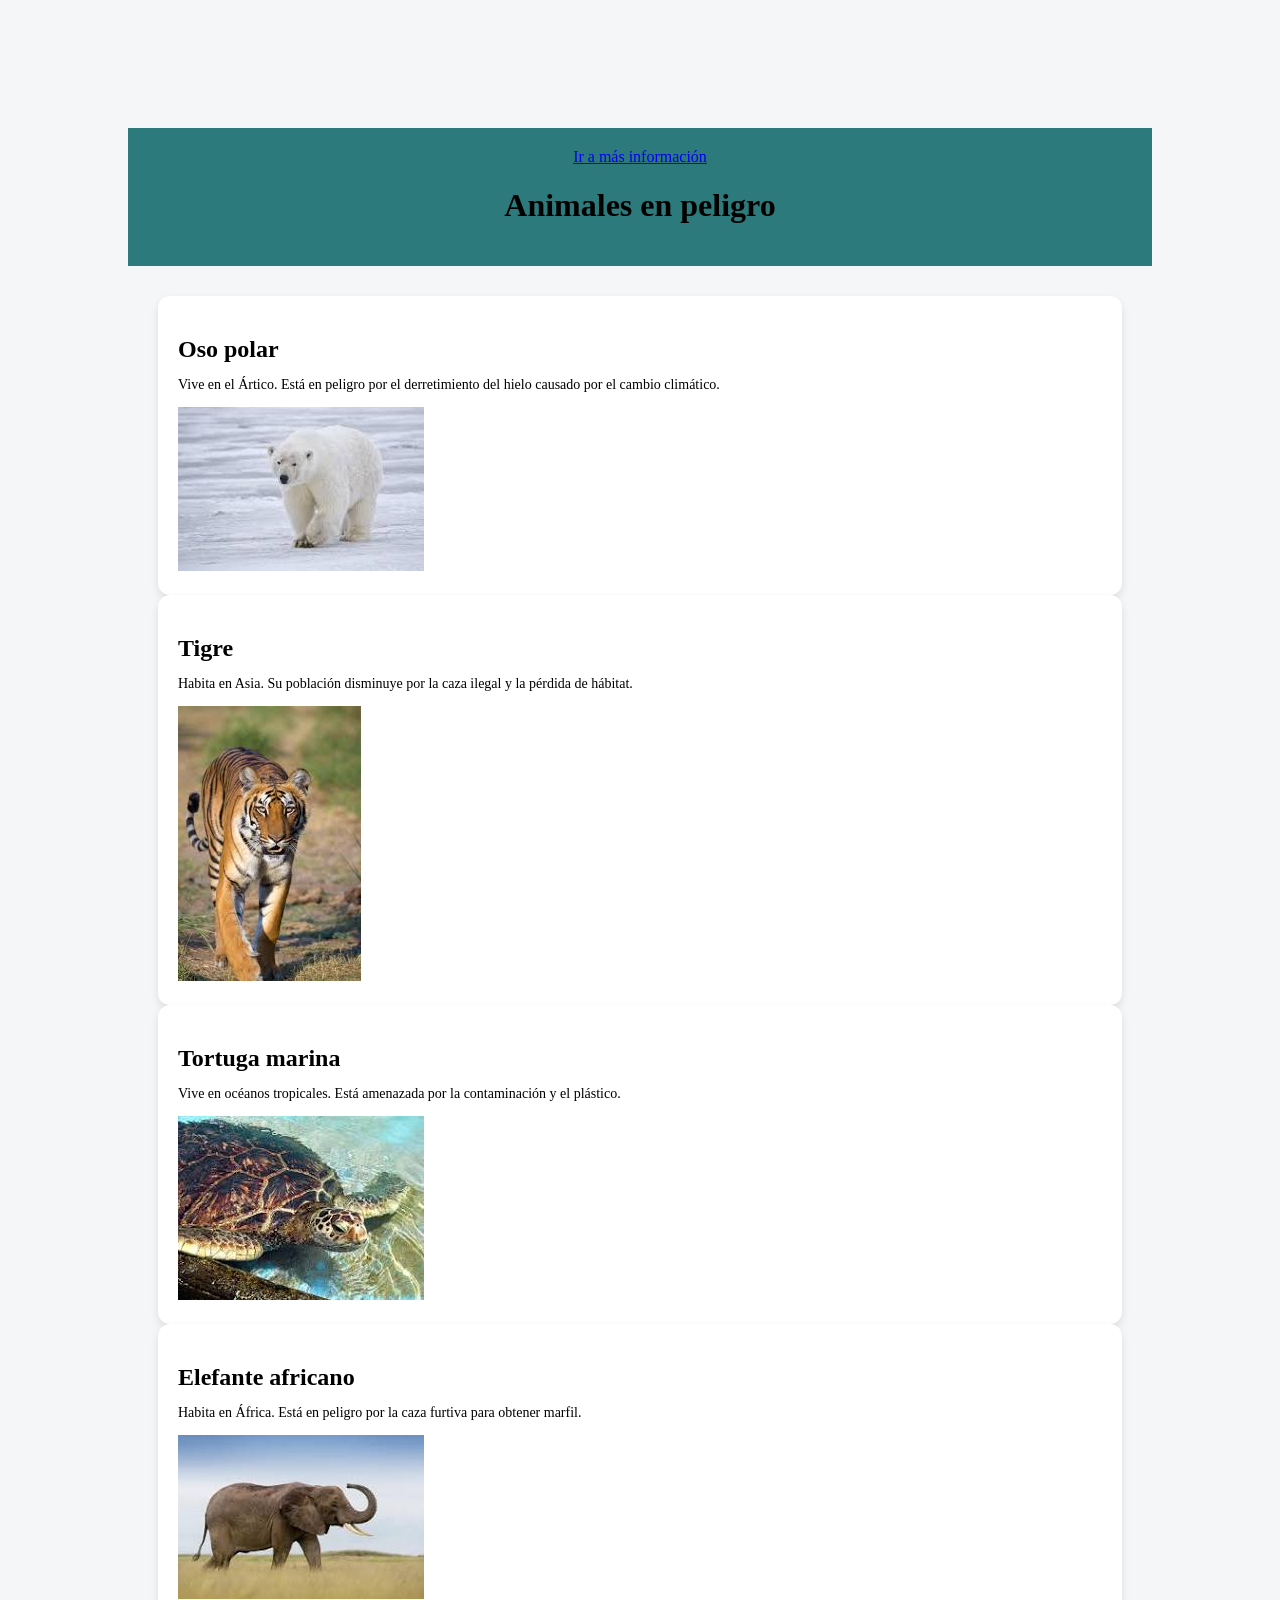
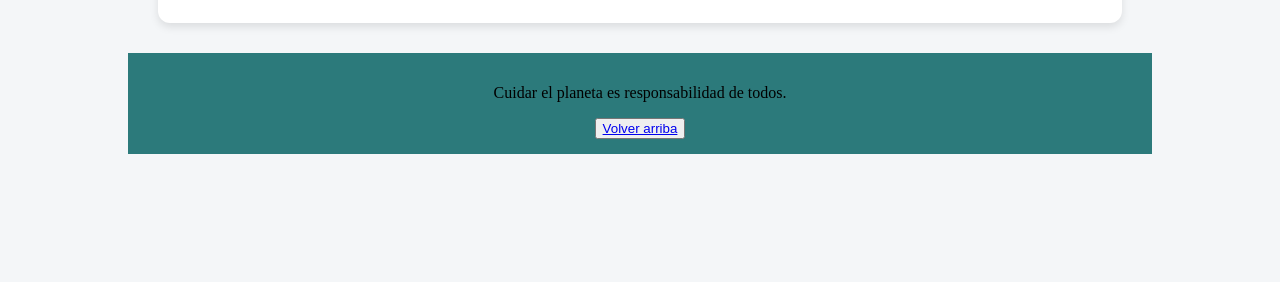
<file: index.html>
<!DOCTYPE html>
<html lang="es">
<head>
    <meta charset="UTF-8">
    <meta name="viewport" content="width=device-width, initial-scale=1.0">
    <title>Animales</title>
    <link rel="stylesheet" href="Style_sheet.css">
</head>
<body>
    <header id="Arriba">
        <nav>
            <a href="second.html">Ir a más información</a>
        </nav>

        <h1>Animales en peligro</h1>
    </header>

    <main>
        <div class="card">
            <h2>Oso polar</h2>
            <p>Vive en el Ártico. Está en peligro por el derretimiento del hielo causado por el cambio climático.</p>
            <img src="oso polar.jpg" alt="imagen de oso polar">
        </div>

        <div class="card">
            <h2>Tigre</h2>
            <p>Habita en Asia. Su población disminuye por la caza ilegal y la pérdida de hábitat.</p>
            <img src="tigre.jpg" alt="imagen de un tigre">
        </div>

        <div class="card">
            <h2>Tortuga marina</h2>
            <p>Vive en océanos tropicales. Está amenazada por la contaminación y el plástico.</p>
            <img src="tortuga marina.jpg" alt="imagen de tortuga marina">
        </div>

        <div class="card">
            <h2>Elefante africano</h2>
            <p>Habita en África. Está en peligro por la caza furtiva para obtener marfil.</p>
            <img src="elefante.jpg" alt="imagen de elefante">
        </div>
    </main>

    <footer>
        <p>Cuidar el planeta es responsabilidad de todos.</p>
        <button>
            <a href="#Arriba"> Volver arriba</a>
        </button>
       
    </footer>
</body>
</html>
</file>
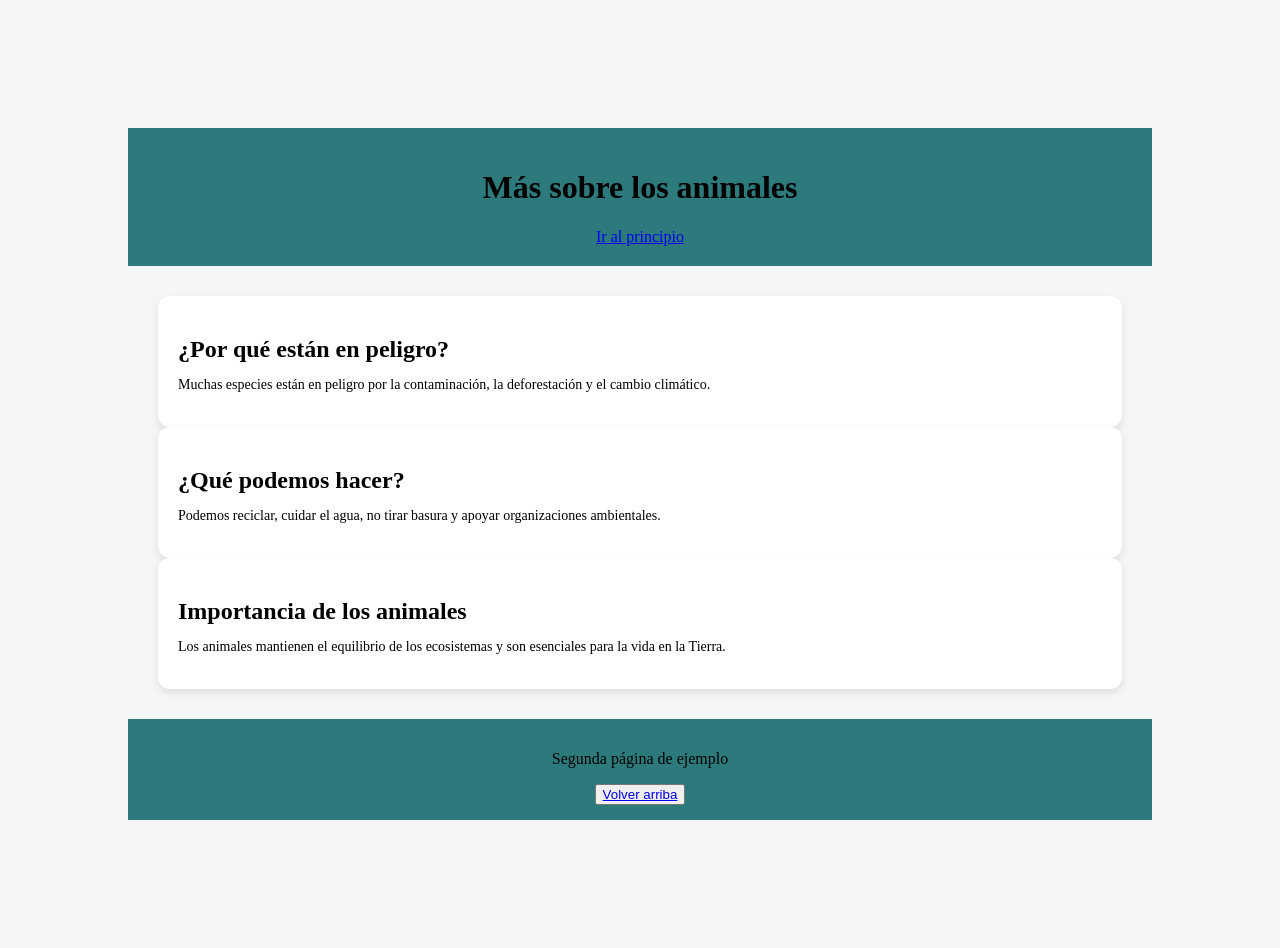
<file: second.html>
<!DOCTYPE html>
<html lang="es">
<head>
    <meta charset="UTF-8">
    <meta name="viewport" content="width=device-width, initial-scale=1.0">
    <title>Más información</title>
    <link rel="stylesheet" href="Style_sheet.css">
</head>
<body>

    <header id="Arriba2">
        <h1>Más sobre los animales</h1>
        <nav> 
            <a href="index.html">Ir al principio</a> 
        </nav>
   
    </header>

    <main>
        <div class="card">
            <h2>¿Por qué están en peligro?</h2>
            <p>Muchas especies están en peligro por la contaminación, la deforestación y el cambio climático.</p>
        </div>

        <div class="card">
            <h2>¿Qué podemos hacer?</h2>
            <p>Podemos reciclar, cuidar el agua, no tirar basura y apoyar organizaciones ambientales.</p>
        </div>

        <div class="card">
            <h2>Importancia de los animales</h2>
            <p>Los animales mantienen el equilibrio de los ecosistemas y son esenciales para la vida en la Tierra.</p>
        </div>
    </main>

    <footer>
        <p>Segunda página de ejemplo</p>
        <button>
            <a href="#Arriba2"> Volver arriba</a>
        </button>
    </footer>

</body>
</html>
</file>
<file: Style_sheet.css>
/* Fuente y fondo general */
body {
    font: sans-serif;
    background-color: #f4f6f8;
    color: #333;
    margin: 10%;
}

/* Header */
header {
    background-color: #2c7a7b;
    color: rgb(0, 0, 0);
    text-align: center;
    padding: 20px;
}

/* Contenedor principal */
main {
    padding: 30px;
}

/* Tarjetas */
.card {
    background-color: white;
    padding: 20px;
    border-radius: 12px;
    box-shadow: 0 4px 8px rgba(0, 0, 0, 0.1);
    color: #000000;
}

/* Efecto hover suave */
.card:hover {
    box-shadow: 0 6px 12px rgba(0, 0, 0, 0.15);
}

/* Títulos */
.card h2 {
    margin-bottom: 10px;
    color: #000000;
}

/* Texto */
.card p {
    font-size: 14px;
}

/* Footer */
footer {
    text-align: center;
    padding: 15px;
    background-color: #2c7a7b;
    color: rgb(0, 0, 0);
}
#Arriba{
    color: #000000;
    text-align: center;
    bottom: 15%;
}
#Arriba2{
    color: #000000;
    text-align: center;
    bottom: 15%;
}
</file>
